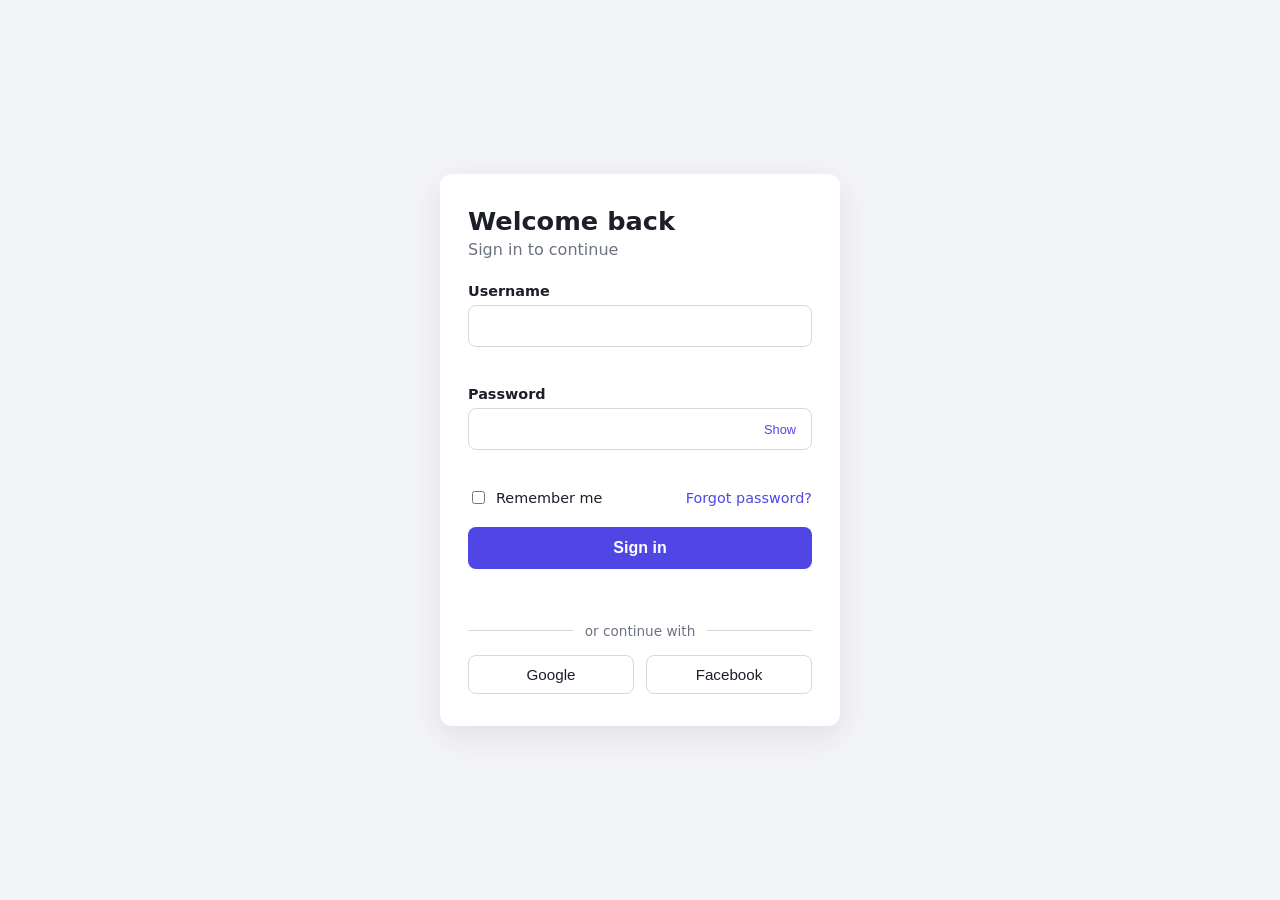
<file: Assignment 1- Login-screen/login-screen/Index.html>
<!DOCTYPE html>
<html lang="en">
<head>
  <meta charset="UTF-8" />
  <meta name="viewport" content="width=device-width, initial-scale=1.0" />
  <title>Sign in</title>
  <link rel="stylesheet" href="style.css" />
</head>
<body>
  <main class="card">
    <h1>Welcome back</h1>
    <p class="subtitle">Sign in to continue</p>

    <form id="login-form" novalidate>
      <div class="field">
        <label for="username">Username</label>
        <input type="text" id="username" name="username" autocomplete="username" aria-describedby="username-error" />
        <p class="error" id="username-error" role="alert"></p>
      </div>

      <div class="field">
        <label for="password">Password</label>
        <div class="password-wrap">
          <input type="password" id="password" name="password" autocomplete="current-password" aria-describedby="password-error" />
          <button type="button" id="toggle-password" aria-label="Show password">Show</button>
        </div>
        <p class="error" id="password-error" role="alert"></p>
      </div>

      <div class="row">
        <label class="checkbox">
          <input type="checkbox" id="remember" />
          Remember me
        </label>
        <a href="#" id="forgot-link">Forgot password?</a>
      </div>

      <button type="submit" class="primary" id="submit-btn">Sign in</button>
      <p class="status" id="form-status" role="status"></p>
    </form>

    <div class="divider"><span>or continue with</span></div>

    <div class="social">
      <button type="button" class="social-btn" data-provider="Google">Google</button>
      <button type="button" class="social-btn" data-provider="Facebook">Facebook</button>
    </div>
  </main>

  <script src="script.js"></script>
</body>
</html>
</file>
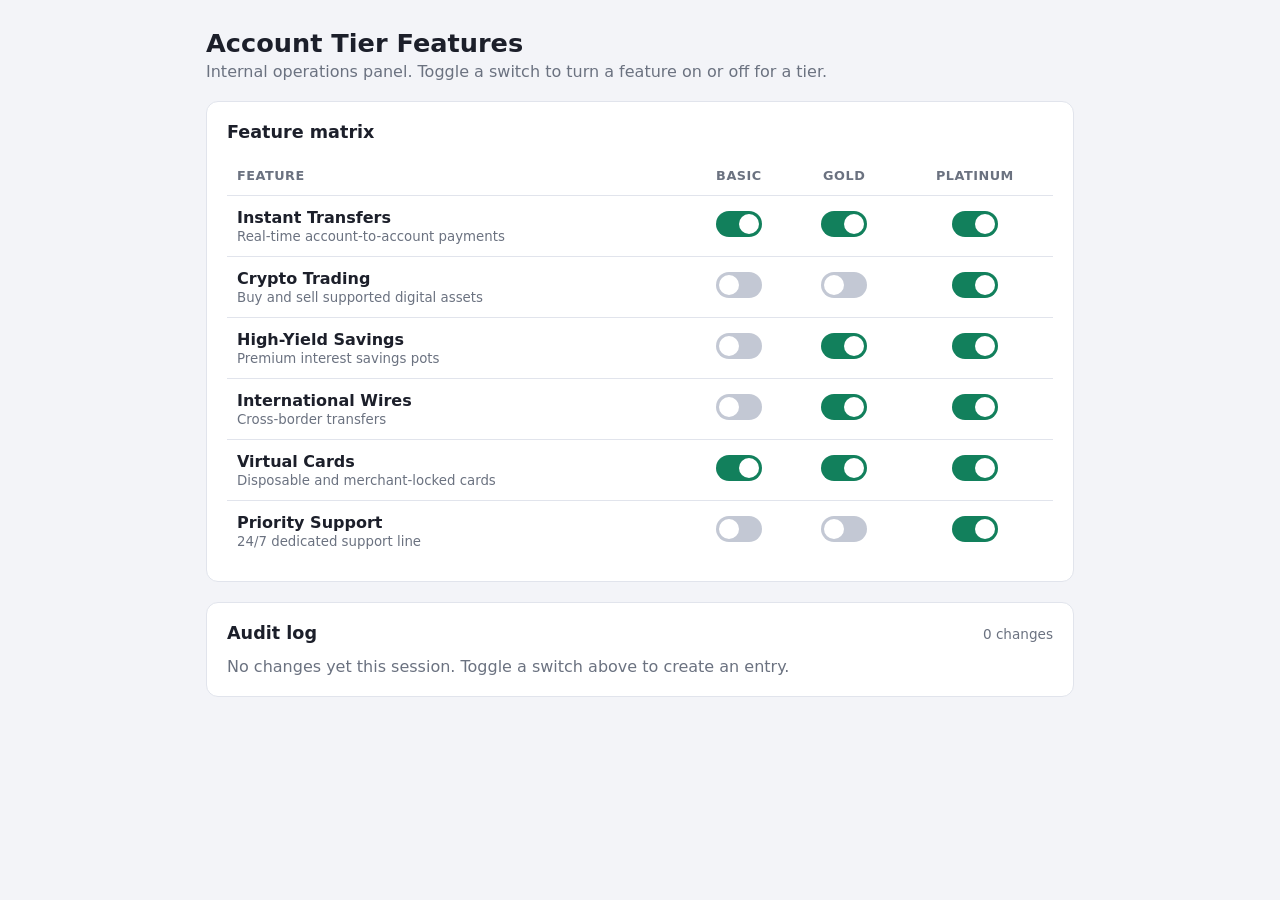
<file: Assignment 3- Audit-log/audit-log/index.html>
<!DOCTYPE html>
<html lang="en">
<head>
  <meta charset="UTF-8" />
  <meta name="viewport" content="width=device-width, initial-scale=1.0" />
  <title>Tier Feature Admin</title>
  <link rel="stylesheet" href="style.css" />
</head>
<body>
  <header class="topbar">
    <h1>Account Tier Features</h1>
    <p>Internal operations panel. Toggle a switch to turn a feature on or off for a tier.</p>
  </header>

  <main>
    <section class="panel" aria-labelledby="matrix-title">
      <h2 id="matrix-title">Feature matrix</h2>
      <div class="table-wrap">
        <table id="matrix">
          <thead>
            <tr id="matrix-head"></tr>
          </thead>
          <tbody id="matrix-body"></tbody>
        </table>
      </div>
    </section>

    <section class="panel" aria-labelledby="log-title">
      <div class="log-header">
        <h2 id="log-title">Audit log</h2>
        <span class="count" id="log-count">0 changes</span>
      </div>
      <ul id="audit-log" aria-live="polite" aria-relevant="additions"></ul>
      <p id="log-empty" class="empty">No changes yet this session. Toggle a switch above to create an entry.</p>
    </section>
  </main>

  <script src="script.js"></script>
</body>
</html>
</file>
<file: Assignment 1- Login-screen/login-screen/style.css>
:root {
  --bg: #f3f4f8;
  --card: #ffffff;
  --text: #1c1f2a;
  --muted: #6b7280;
  --border: #d5d8e0;
  --accent: #4f46e5;
  --accent-hover: #4338ca;
  --error: #d92d20;
  --success: #067647;
  --radius: 12px;
}

@media (prefers-color-scheme: dark) {
  :root {
    --bg: #12141c;
    --card: #1b1e29;
    --text: #eef0f6;
    --muted: #9aa1b2;
    --border: #343848;
    --accent: #818cf8;
    --accent-hover: #6366f1;
    --error: #f97066;
    --success: #47cd89;
  }
}

* { box-sizing: border-box; }

body {
  margin: 0;
  min-height: 100vh;
  display: grid;
  place-items: center;
  padding: 16px;
  font-family: system-ui, -apple-system, "Segoe UI", Roboto, sans-serif;
  background: var(--bg);
  color: var(--text);
}

.card {
  width: 100%;
  max-width: 400px;
  background: var(--card);
  padding: 32px 28px;
  border-radius: var(--radius);
  box-shadow: 0 10px 30px rgba(83, 52, 52, 0.1);
}

h1 { margin: 0 0 4px; font-size: 1.6rem; }
.subtitle { margin: 0 0 24px; color: var(--muted); }

.field { margin-bottom: 18px; }
label { display: block; margin-bottom: 6px; font-weight: 600; font-size: 0.9rem; }

input[type="text"],
input[type="password"] {
  width: 100%;
  padding: 11px 12px;
  font-size: 1rem;
  color: var(--text);
  background: transparent;
  border: 1px solid var(--border);
  border-radius: 8px;
}

input:focus-visible,
button:focus-visible,
a:focus-visible {
  outline: 2px solid var(--accent);
  outline-offset: 2px;
}

input.invalid { border-color: var(--error); }
input.valid { border-color: var(--success); }

.error {
  min-height: 1.1em;
  margin: 6px 0 0;
  font-size: 0.82rem;
  color: var(--error);
}

.password-wrap { position: relative; }
.password-wrap input { padding-right: 64px; }
#toggle-password {
  position: absolute;
  right: 6px;
  top: 50%;
  transform: translateY(-50%);
  padding: 6px 10px;
  font-size: 0.8rem;
  color: var(--accent);
  background: none;
  border: none;
  cursor: pointer;
}

.row {
  display: flex;
  justify-content: space-between;
  align-items: center;
  gap: 8px;
  flex-wrap: wrap;
  margin-bottom: 20px;
  font-size: 0.9rem;
}
.checkbox { display: flex; align-items: center; gap: 8px; margin: 0; font-weight: 400; cursor: pointer; }
.row a { color: var(--accent); text-decoration: none; }
.row a:hover { text-decoration: underline; }

.primary {
  width: 100%;
  padding: 12px;
  font-size: 1rem;
  font-weight: 600;
  color: #fff;
  background: var(--accent);
  border: none;
  border-radius: 8px;
  cursor: pointer;
  transition: background 0.15s;
}
.primary:hover:not(:disabled) { background: var(--accent-hover); }
.primary:disabled { opacity: 0.7; cursor: wait; }

.status { min-height: 1.2em; margin: 12px 0 0; text-align: center; font-size: 0.9rem; }
.status.ok { color: var(--success); }
.status.fail { color: var(--error); }

.divider {
  display: flex;
  align-items: center;
  gap: 12px;
  margin: 24px 0 16px;
  color: var(--muted);
  font-size: 0.85rem;
}
.divider::before,
.divider::after { content: ""; flex: 1; height: 1px; background: var(--border); }

.social { display: grid; grid-template-columns: 1fr 1fr; gap: 12px; }
.social-btn {
  padding: 10px;
  font-size: 0.95rem;
  color: var(--text);
  background: transparent;
  border: 1px solid var(--border);
  border-radius: 8px;
  cursor: pointer;
}
.social-btn:hover { background: var(--bg); }

@media (max-width: 420px) {
  .card { padding: 24px 18px; }
  .social { grid-template-columns: 1fr; }
}
</file>
<file: Assignment 3- Audit-log/audit-log/style.css>
:root {
  --bg: #f3f4f8;
  --card: #ffffff;
  --text: #1c1f2a;
  --muted: #6b7280;
  --border: #e1e4ec;
  --accent: #4f46e5;
  --on: #12805c;
  --off: #c3c8d4;
  --on-bg: #e3f6ee;
  --off-bg: #fdeceb;
  --off-text: #b42318;
  --radius: 12px;
}

@media (prefers-color-scheme: dark) {
  :root {
    --bg: #12141c;
    --card: #1b1e29;
    --text: #eef0f6;
    --muted: #9aa1b2;
    --border: #2d3140;
    --accent: #818cf8;
    --on: #47cd89;
    --off: #4b5163;
    --on-bg: #12372b;
    --off-bg: #3b1a18;
    --off-text: #f97066;
  }
}

* { box-sizing: border-box; }

body {
  margin: 0;
  font-family: system-ui, -apple-system, "Segoe UI", Roboto, sans-serif;
  background: var(--bg);
  color: var(--text);
}

.topbar,
main {
  max-width: 900px;
  margin: 0 auto;
  padding: 0 16px;
}

.topbar { padding-top: 28px; }
.topbar h1 { margin: 0 0 4px; font-size: 1.6rem; }
.topbar p { margin: 0 0 20px; color: var(--muted); }

.panel {
  background: var(--card);
  border: 1px solid var(--border);
  border-radius: var(--radius);
  padding: 20px;
  margin-bottom: 20px;
}

h2 { margin: 0 0 14px; font-size: 1.1rem; }

/* ---------- Matrix ---------- */
.table-wrap { overflow-x: auto; }

table { width: 100%; border-collapse: collapse; min-width: 440px; }

th, td {
  padding: 12px 10px;
  text-align: center;
  border-bottom: 1px solid var(--border);
}

thead th {
  font-size: 0.8rem;
  text-transform: uppercase;
  letter-spacing: 0.04em;
  color: var(--muted);
}

th.feature, td.feature { text-align: left; }
td.feature { font-weight: 600; }
td.feature small { display: block; margin-top: 2px; font-weight: 400; color: var(--muted); }

tbody tr:last-child td { border-bottom: none; }
tbody tr:hover { background: var(--bg); }

/* ---------- Switch ---------- */
.switch {
  position: relative;
  display: inline-block;
  width: 46px;
  height: 26px;
  cursor: pointer;
}

.switch input {
  position: absolute;
  inset: 0;
  width: 100%;
  height: 100%;
  margin: 0;
  opacity: 0;
  cursor: pointer;
}

.slider {
  position: absolute;
  inset: 0;
  background: var(--off);
  border-radius: 999px;
  transition: background 0.2s;
  pointer-events: none;
}

.slider::before {
  content: "";
  position: absolute;
  left: 3px;
  top: 3px;
  width: 20px;
  height: 20px;
  background: #fff;
  border-radius: 50%;
  transition: transform 0.2s;
}

.switch input:checked + .slider { background: var(--on); }
.switch input:checked + .slider::before { transform: translateX(20px); }
.switch input:focus-visible + .slider { outline: 2px solid var(--accent); outline-offset: 3px; }

/* ---------- Audit log ---------- */
.log-header { display: flex; justify-content: space-between; align-items: baseline; }
.log-header h2 { margin-bottom: 14px; }
.count { font-size: 0.85rem; color: var(--muted); }

#audit-log {
  list-style: none;
  margin: 0;
  padding: 0;
  max-height: 320px;
  overflow-y: auto;
}

#audit-log li {
  display: flex;
  gap: 12px;
  align-items: baseline;
  padding: 10px 12px;
  margin-bottom: 8px;
  border-radius: 8px;
  font-size: 0.95rem;
  border-left: 4px solid var(--on);
  background: var(--on-bg);
  animation: slide-in 0.25s ease-out;
}

#audit-log li.off { border-left-color: var(--off-text); background: var(--off-bg); }

.time { flex: none; font-weight: 600; font-variant-numeric: tabular-nums; }

@keyframes slide-in {
  from { opacity: 0; transform: translateY(-8px); }
  to { opacity: 1; transform: none; }
}

@media (prefers-reduced-motion: reduce) {
  #audit-log li { animation: none; }
  .slider, .slider::before { transition: none; }
}

.empty { margin: 0; color: var(--muted); }
.empty[hidden] { display: none; }

@media (max-width: 480px) {
  .panel { padding: 14px; }
  th, td { padding: 10px 6px; }
  #audit-log li { flex-direction: column; gap: 2px; }
}
</file>
